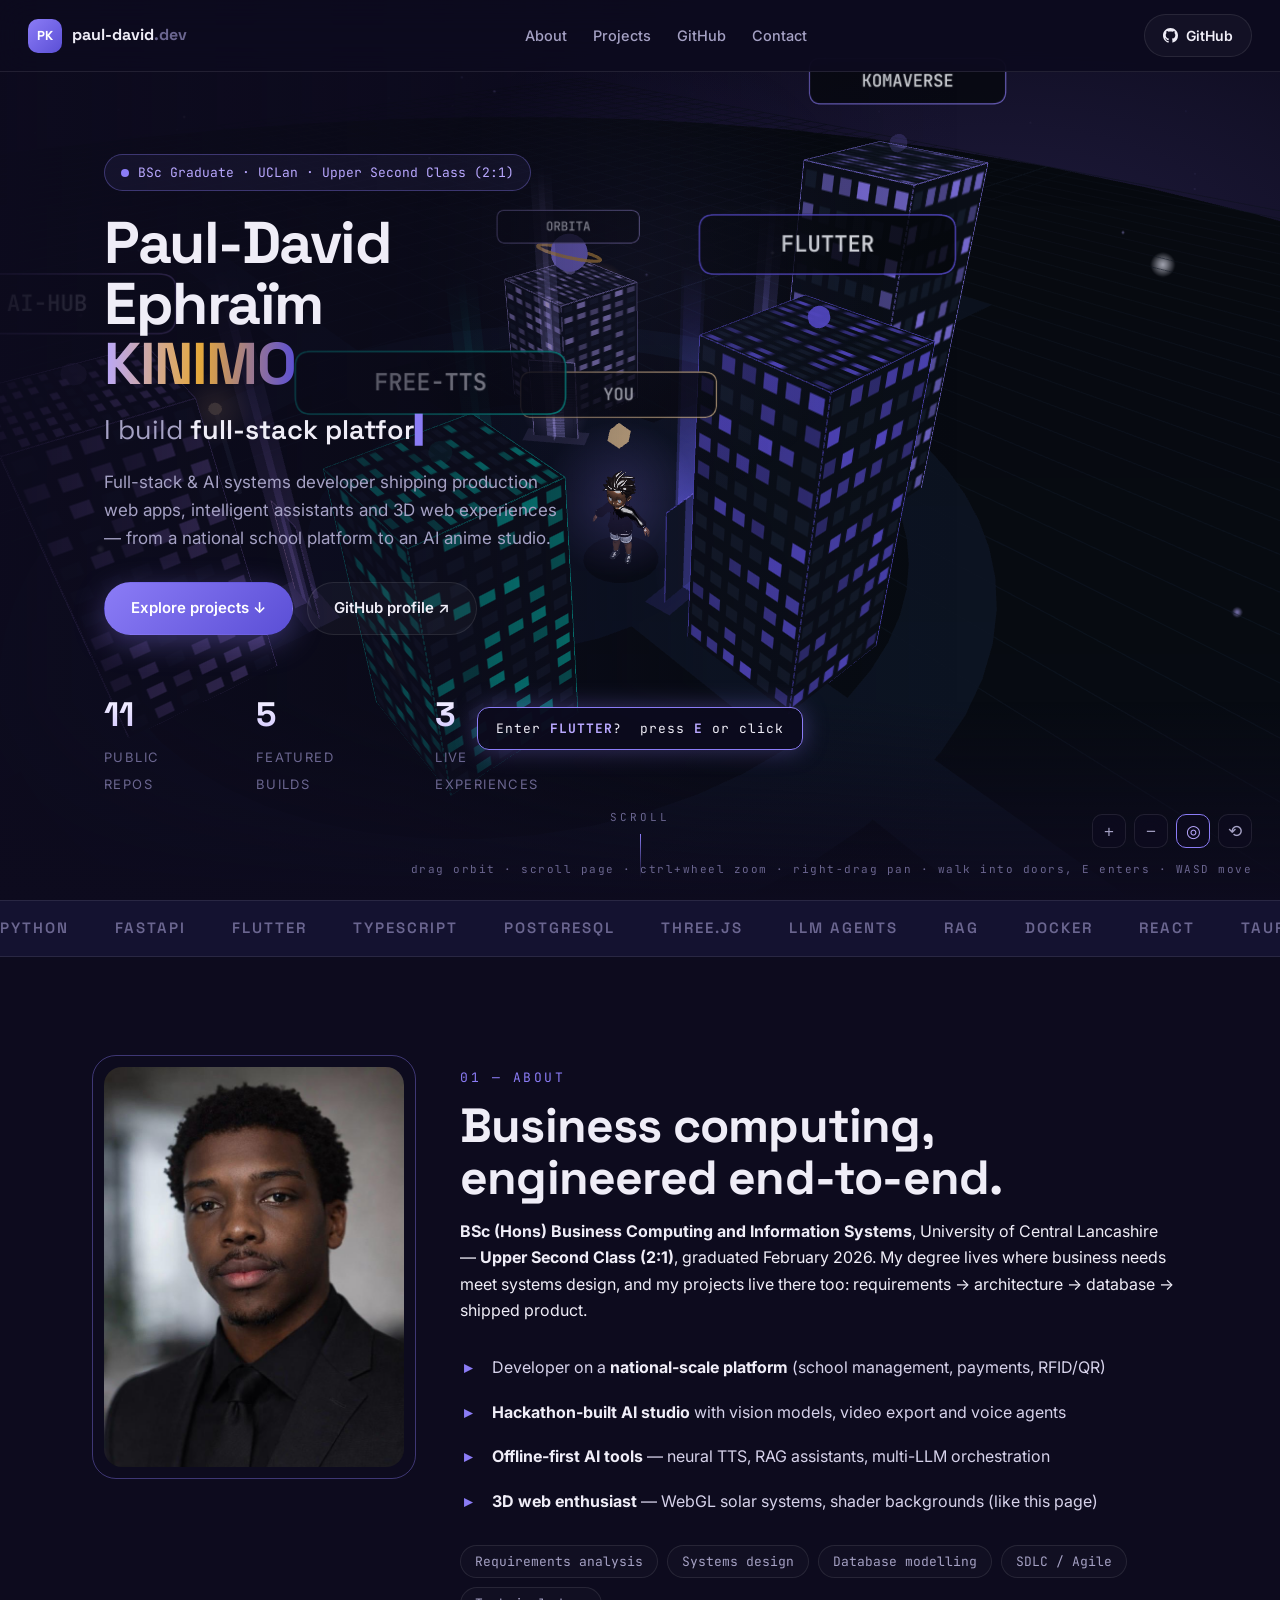
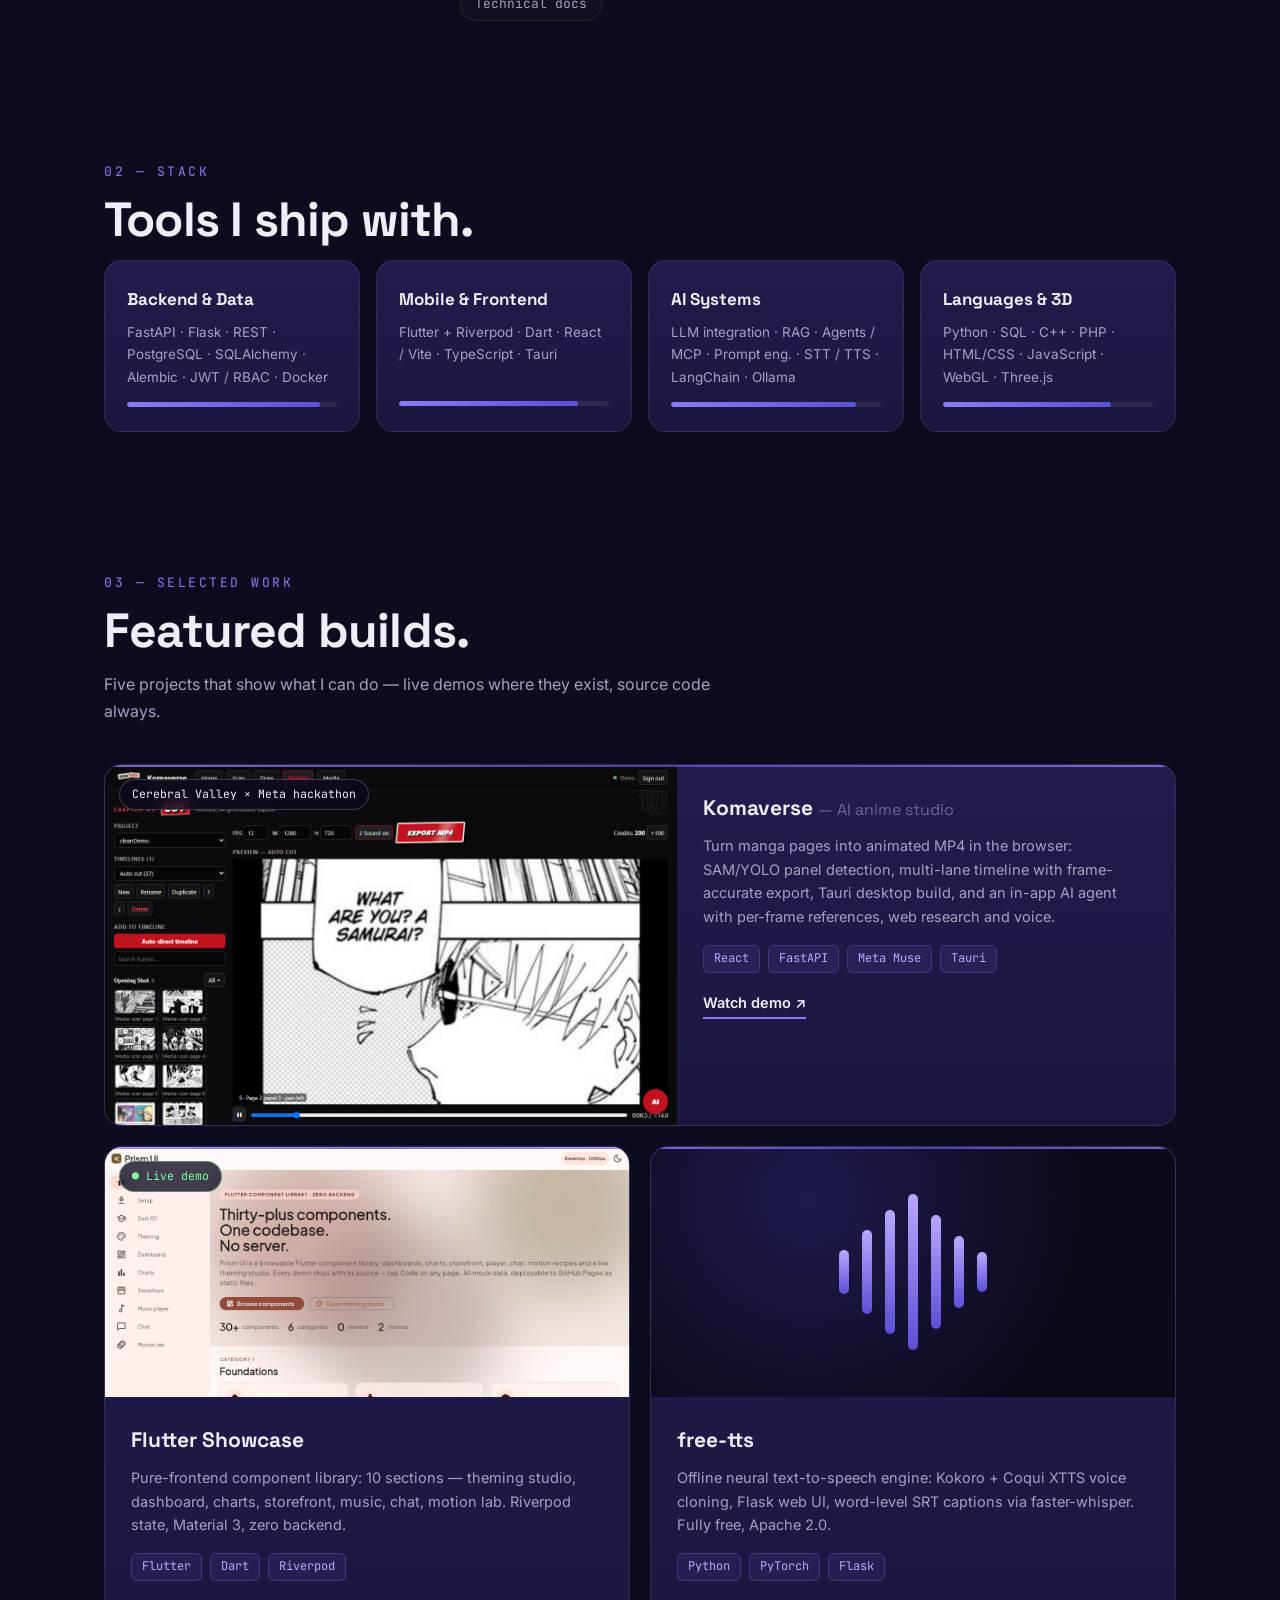
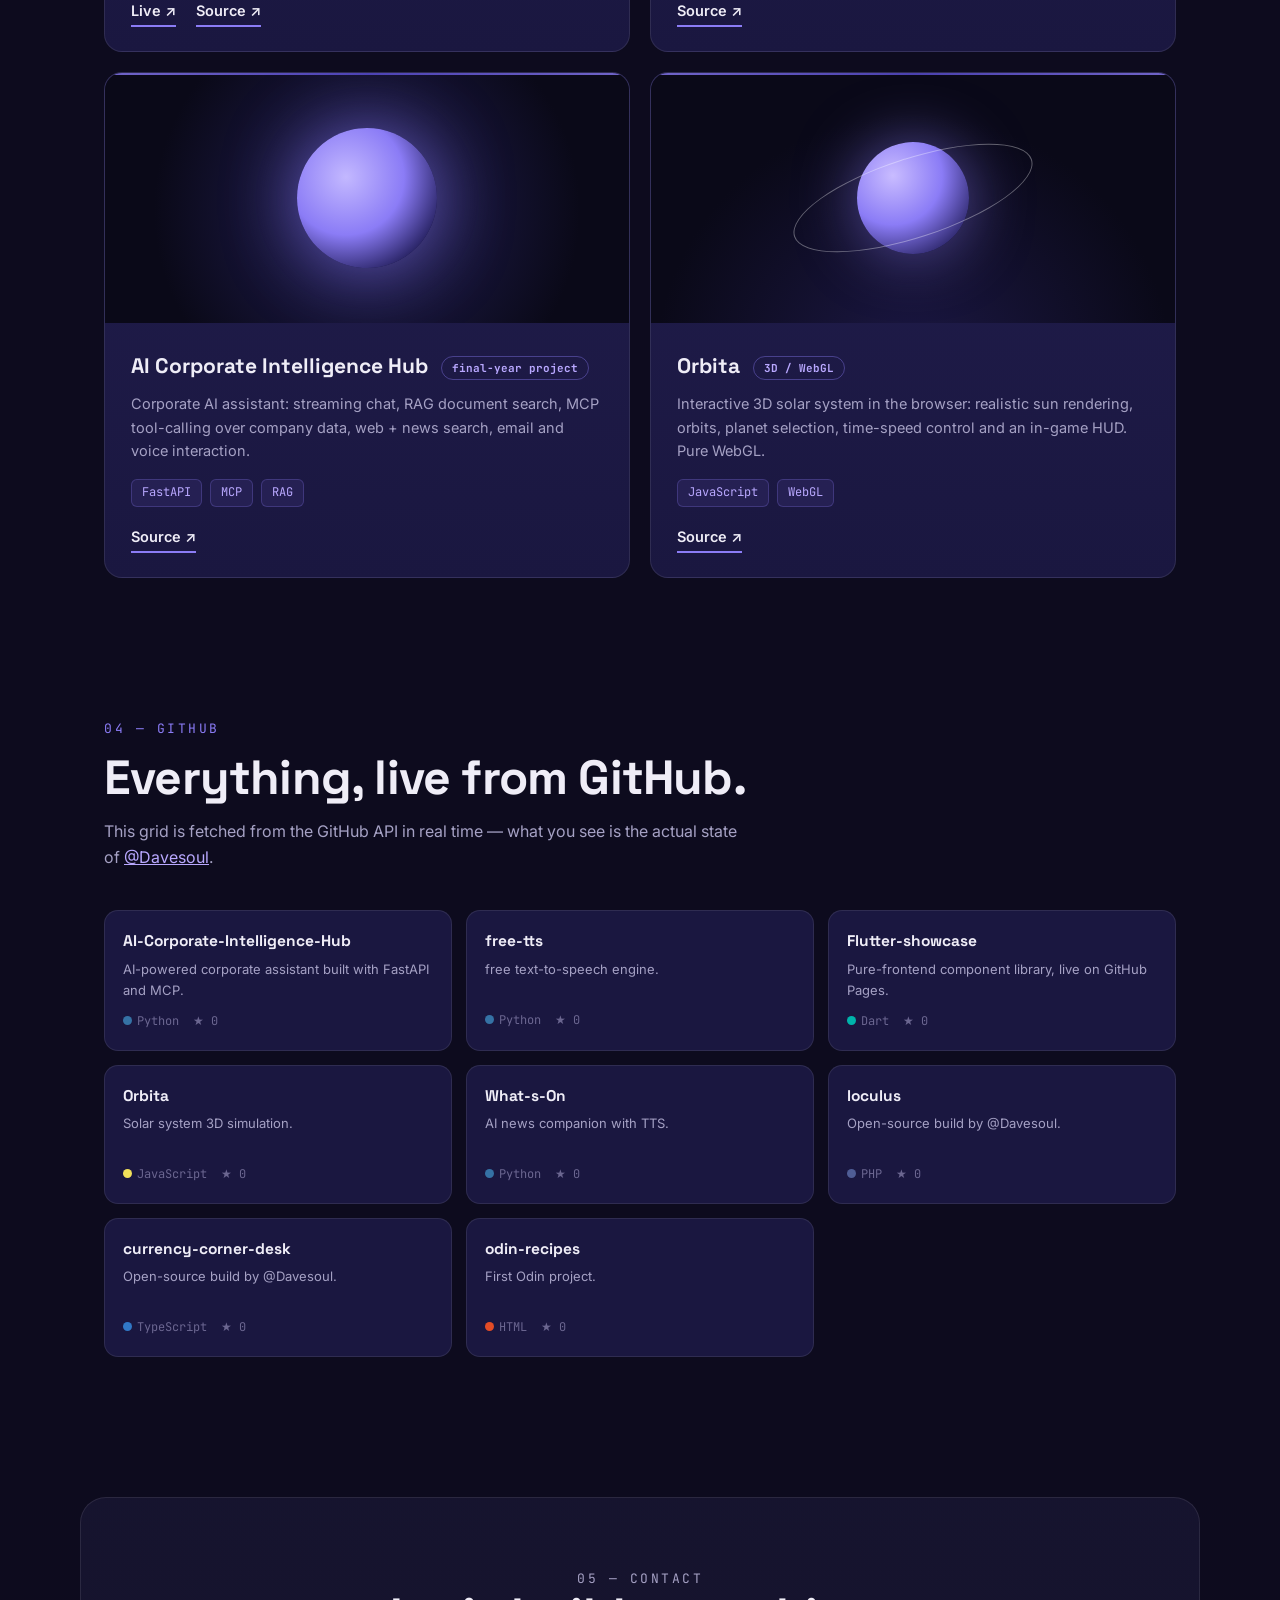
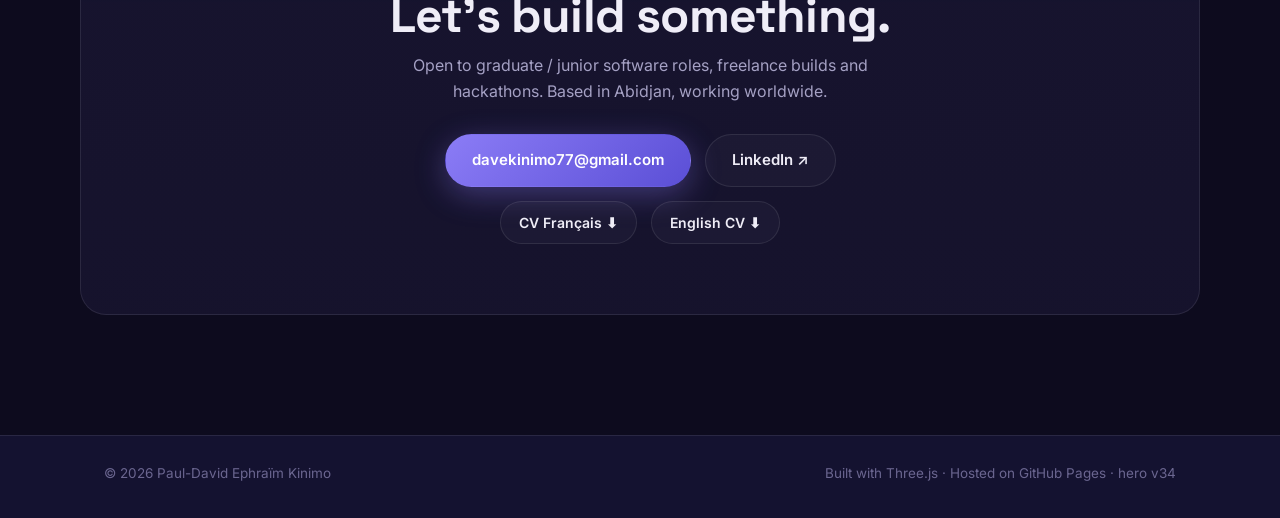
<file: index.html>
<!DOCTYPE html>
<html lang="en">
<head>
<meta charset="utf-8">
<meta name="viewport" content="width=device-width, initial-scale=1">
<title>Paul-David Ephraïm Kinimo — Software Engineer · Full-Stack & AI</title>
<meta name="description" content="Portfolio of Paul-David Ephraïm Kinimo: full-stack and AI systems developer. Komaverse, Flutter Showcase, free-tts, Nafema, Orbita.">
<meta property="og:title" content="Paul-David Ephraïm Kinimo — Software Engineer">
<meta property="og:description" content="Full-stack & AI systems developer. Selected work, live demos and open source.">
<meta property="og:type" content="website">
<link rel="icon" href="data:image/svg+xml,%3Csvg xmlns='http://www.w3.org/2000/svg' viewBox='0 0 64 64'%3E%3Crect width='64' height='64' rx='14' fill='%23ff6b35'/%3E%3Ctext x='32' y='42' font-family='Arial' font-size='28' font-weight='bold' text-anchor='middle' fill='white'%3EPK%3C/text%3E%3C/svg%3E">
<link rel="preconnect" href="https://fonts.googleapis.com">
<link rel="preconnect" href="https://fonts.gstatic.com" crossorigin>
<link href="https://fonts.googleapis.com/css2?family=Space+Grotesk:wght@400;500;600;700&family=Inter:wght@400;500;600&family=JetBrains+Mono:wght@400;500&display=swap" rel="stylesheet">
<link rel="stylesheet" href="styles.css?v=5">
</head>
<body>
<div class="cursor-glow" id="cursorGlow"></div>

<nav class="nav" id="nav">
  <a class="brand" href="#top"><span class="brand-mark">PK</span><span class="brand-name">paul-david<span class="dim">.dev</span></span></a>
  <div class="nav-links">
    <a href="#about">About</a>
    <a href="#projects">Projects</a>
    <a href="#github">GitHub</a>
    <a href="#contact">Contact</a>
  </div>
  <a class="btn btn-small" href="https://github.com/Davesoul" target="_blank" rel="noopener">
    <svg viewBox="0 0 16 16" width="15" height="15" fill="currentColor"><path d="M8 0C3.58 0 0 3.58 0 8c0 3.54 2.29 6.53 5.47 7.59.4.07.55-.17.55-.38 0-.19-.01-.82-.01-1.49-2.01.37-2.53-.49-2.69-.94-.09-.23-.48-.94-.82-1.13-.28-.15-.68-.52-.01-.53.63-.01 1.08.58 1.23.82.72 1.21 1.87.87 2.33.66.07-.52.28-.87.51-1.07-1.78-.2-3.64-.89-3.64-3.95 0-.87.31-1.59.82-2.15-.08-.2-.36-1.02.08-2.12 0 0 .67-.21 2.2.82.64-.18 1.32-.27 2-.27s1.36.09 2 .27c1.53-1.04 2.2-.82 2.2-.82.44 1.1.16 1.92.08 2.12.51.56.82 1.27.82 2.15 0 3.07-1.87 3.75-3.65 3.95.29.25.54.73.54 1.48 0 1.07-.01 1.93-.01 2.2 0 .21.15.46.55.38A8.01 8.01 0 0 0 16 8c0-4.42-3.58-8-8-8Z"/></svg>
    GitHub
  </a>
</nav>

<header class="hero" id="top">
  <canvas id="scene"></canvas>
  <div class="hero-shade" aria-hidden="true"></div>
  <div class="hero-inner">
   <div class="hero-copy">
    <p class="eyebrow reveal"><span class="pulse"></span>BSc Graduate · UCLan · Upper Second Class (2:1)</p>
    <h1 class="reveal">Paul-David Ephraïm<br><span class="grad">KINIMO</span></h1>
    <p class="typed-line reveal">I build <span id="typed" class="typed"></span><span class="caret">▍</span></p>
    <p class="lede reveal">Full-stack &amp; AI systems developer shipping production web apps, intelligent assistants and 3D web experiences — from a national school platform to an AI anime studio.</p>
    <div class="hero-cta reveal">
      <a class="btn btn-primary" href="#projects">Explore projects ↓</a>
      <a class="btn btn-ghost" href="https://github.com/Davesoul" target="_blank" rel="noopener">GitHub profile ↗</a>
    </div>
    <div class="stats reveal">
      <div class="stat"><b data-count="11">0</b><span>public repos</span></div>
      <div class="stat"><b data-count="5">0</b><span>featured builds</span></div>
      <div class="stat"><b data-count="3">0</b><span>live experiences</span></div>
    </div>
   </div>
  </div>
  <div class="scroll-hint">scroll<span></span></div>
  <div class="hero-hint">drag orbit · scroll page · ctrl+wheel zoom · right-drag pan · walk into doors, E enters · WASD move</div>
  <div class="door-prompt" id="doorPrompt" hidden></div>
  <div class="cam-controls">
    <button data-cam="zin" aria-label="Zoom in">+</button>
    <button data-cam="zout" aria-label="Zoom out">−</button>
    <button data-cam="follow" aria-label="Follow walker">◎</button>
    <button data-cam="reset" aria-label="Reset view">⟲</button>
  </div>
  <div class="webgl-status" id="webglStatus" hidden></div>
</header>

<div class="marquee"><div class="marquee-track" id="marqueeTrack">
  <span>Python</span><span>FastAPI</span><span>Flutter</span><span>TypeScript</span><span>PostgreSQL</span><span>Three.js</span><span>LLM Agents</span><span>RAG</span><span>Docker</span><span>React</span><span>Tauri</span><span>PyTorch</span>
</div></div>

<section class="section" id="about">
  <div class="wrap about-grid">
    <div class="about-photo reveal" data-tilt>
      <img src="assets/portrait.jpg" alt="Portrait of Paul-David Ephraïm Kinimo">
      <div class="photo-ring"></div>
    </div>
    <div>
      <p class="kicker reveal">01 — About</p>
      <h2 class="reveal">Business computing,<br>engineered end-to-end.</h2>
      <p class="reveal"><strong>BSc (Hons) Business Computing and Information Systems</strong>, University of Central Lancashire — <strong>Upper Second Class (2:1)</strong>, graduated February 2026. My degree lives where business needs meet systems design, and my projects live there too: requirements → architecture → database → shipped product.</p>
      <ul class="checklist reveal">
        <li>Developer on a <strong>national-scale platform</strong> (school management, payments, RFID/QR)</li>
        <li><strong>Hackathon-built AI studio</strong> with vision models, video export and voice agents</li>
        <li><strong>Offline-first AI tools</strong> — neural TTS, RAG assistants, multi-LLM orchestration</li>
        <li><strong>3D web enthusiast</strong> — WebGL solar systems, shader backgrounds (like this page)</li>
      </ul>
      <div class="chip-row reveal">
        <span class="chip">Requirements analysis</span><span class="chip">Systems design</span><span class="chip">Database modelling</span><span class="chip">SDLC / Agile</span><span class="chip">Technical docs</span>
      </div>
    </div>
  </div>
</section>

<section class="section" id="skills">
  <div class="wrap">
    <p class="kicker reveal">02 — Stack</p>
    <h2 class="reveal">Tools I ship with.</h2>
    <div class="skills-grid">
      <div class="skill-card reveal"><h3>Backend &amp; Data</h3><p>FastAPI · Flask · REST · PostgreSQL · SQLAlchemy · Alembic · JWT / RBAC · Docker</p><div class="bar"><i style="width:92%"></i></div></div>
      <div class="skill-card reveal"><h3>Mobile &amp; Frontend</h3><p>Flutter + Riverpod · Dart · React / Vite · TypeScript · Tauri</p><div class="bar"><i style="width:85%"></i></div></div>
      <div class="skill-card reveal"><h3>AI Systems</h3><p>LLM integration · RAG · Agents / MCP · Prompt eng. · STT / TTS · LangChain · Ollama</p><div class="bar"><i style="width:88%"></i></div></div>
      <div class="skill-card reveal"><h3>Languages &amp; 3D</h3><p>Python · SQL · C++ · PHP · HTML/CSS · JavaScript · WebGL · Three.js</p><div class="bar"><i style="width:80%"></i></div></div>
    </div>
  </div>
</section>

<section class="section" id="projects">
  <div class="wrap">
    <p class="kicker reveal">03 — Selected work</p>
    <h2 class="reveal">Featured builds.</h2>
    <p class="sub reveal">Five projects that show what I can do — live demos where they exist, source code always.</p>
    <div class="proj-grid">

      <article class="card span2 reveal" data-tilt>
        <div class="thumb video-embed"><iframe src="https://www.youtube-nocookie.com/embed/npx_7S3tkvU?rel=0" title="Komaverse — hackathon walkthrough" loading="lazy" allow="accelerometer; autoplay; clipboard-write; encrypted-media; gyroscope; picture-in-picture" allowfullscreen></iframe><span class="badge">Cerebral Valley × Meta hackathon</span></div>
        <div class="card-body">
          <h3>Komaverse <span class="arrow">— AI anime studio</span></h3>
          <p>Turn manga pages into animated MP4 in the browser: SAM/YOLO panel detection, multi-lane timeline with frame-accurate export, Tauri desktop build, and an in-app AI agent with per-frame references, web research and voice.</p>
          <div class="tags"><span>React</span><span>FastAPI</span><span>Meta Muse</span><span>Tauri</span></div>
          <div class="links"><a href="https://youtu.be/npx_7S3tkvU" target="_blank" rel="noopener">Watch demo ↗</a></div>
        </div>
      </article>

      <article class="card reveal" data-tilt>
        <div class="thumb"><img src="assets/flutter-showcase.png" alt="Flutter Showcase live demo screenshot" loading="lazy"><span class="badge live">● Live demo</span></div>
        <div class="card-body">
          <h3>Flutter Showcase</h3>
          <p>Pure-frontend component library: 10 sections — theming studio, dashboard, charts, storefront, music, chat, motion lab. Riverpod state, Material 3, zero backend.</p>
          <div class="tags"><span>Flutter</span><span>Dart</span><span>Riverpod</span></div>
          <div class="links"><a href="https://davesoul.github.io/Flutter-showcase/" target="_blank" rel="noopener">Live ↗</a><a href="https://github.com/Davesoul/Flutter-showcase" target="_blank" rel="noopener">Source ↗</a></div>
        </div>
      </article>

      <article class="card reveal" data-tilt>
        <div class="thumb thumb-tts"><div class="wave" aria-hidden="true"><i></i><i></i><i></i><i></i><i></i><i></i><i></i></div></div>
        <div class="card-body">
          <h3>free-tts</h3>
          <p>Offline neural text-to-speech engine: Kokoro + Coqui XTTS voice cloning, Flask web UI, word-level SRT captions via faster-whisper. Fully free, Apache 2.0.</p>
          <div class="tags"><span>Python</span><span>PyTorch</span><span>Flask</span></div>
          <div class="links"><a href="https://github.com/Davesoul/free-tts" target="_blank" rel="noopener">Source ↗</a></div>
        </div>
      </article>

      <article class="card reveal" data-tilt>
        <div class="thumb thumb-ai"><div class="orb" aria-hidden="true"></div></div>
        <div class="card-body">
          <h3>AI Corporate Intelligence Hub <span class="mini">final-year project</span></h3>
          <p>Corporate AI assistant: streaming chat, RAG document search, MCP tool-calling over company data, web + news search, email and voice interaction.</p>
          <div class="tags"><span>FastAPI</span><span>MCP</span><span>RAG</span></div>
          <div class="links"><a href="https://github.com/Davesoul/AI-Corporate-Intelligence-Hub" target="_blank" rel="noopener">Source ↗</a></div>
        </div>
      </article>

      <article class="card reveal" data-tilt>
        <div class="thumb thumb-orbita"><div class="planet" aria-hidden="true"></div><div class="orbit-ring" aria-hidden="true"></div></div>
        <div class="card-body">
          <h3>Orbita <span class="mini">3D / WebGL</span></h3>
          <p>Interactive 3D solar system in the browser: realistic sun rendering, orbits, planet selection, time-speed control and an in-game HUD. Pure WebGL.</p>
          <div class="tags"><span>JavaScript</span><span>WebGL</span></div>
          <div class="links"><a href="https://github.com/Davesoul/Orbita" target="_blank" rel="noopener">Source ↗</a></div>
        </div>
      </article>

    </div>

  </div>
</section>

<section class="section" id="github">
  <div class="wrap">
    <p class="kicker reveal">04 — GitHub</p>
    <h2 class="reveal">Everything, live from GitHub.</h2>
    <p class="sub reveal">This grid is fetched from the GitHub API in real time — what you see is the actual state of <a class="inline" href="https://github.com/Davesoul" target="_blank" rel="noopener">@Davesoul</a>.</p>
    <div class="repo-grid" id="repoGrid"><p class="loading">Loading repositories…</p></div>
  </div>
</section>

<section class="section" id="contact">
  <div class="wrap contact-box reveal">
    <p class="kicker">05 — Contact</p>
    <h2>Let's build something.</h2>
    <p>Open to graduate / junior software roles, freelance builds and hackathons. Based in Abidjan, working worldwide.</p>
    <div class="hero-cta">
      <a class="btn btn-primary" href="mailto:davekinimo77@gmail.com">davekinimo77@gmail.com</a>
      <a class="btn btn-ghost" href="https://www.linkedin.com/in/dave-kinimo-028955311/" target="_blank" rel="noopener">LinkedIn ↗</a>
    </div>
    <div class="hero-cta" style="margin-top:14px">
      <a class="btn btn-small" href="cv-fr.pdf" target="_blank" rel="noopener">CV Français ⬇</a>
      <a class="btn btn-small" href="cv-en.pdf" target="_blank" rel="noopener">English CV ⬇</a>
    </div>
  </div>
</section>

<footer>
  <div class="wrap foot">
    <span>© <span id="year">2026</span> Paul-David Ephraïm Kinimo</span>
    <span>Built with Three.js · Hosted on GitHub Pages · <span id="heroVer">hero v34</span></span>
  </div>
</footer>

<script src="vendor/three.min.js"></script>
<script src="vendor/fflate.min.js"></script>
<script src="vendor/FBXLoader.js"></script>
<script src="main.js?v=5" defer></script>
<script src="hero.js?v=34" defer></script>
</body>
</html>
</file>
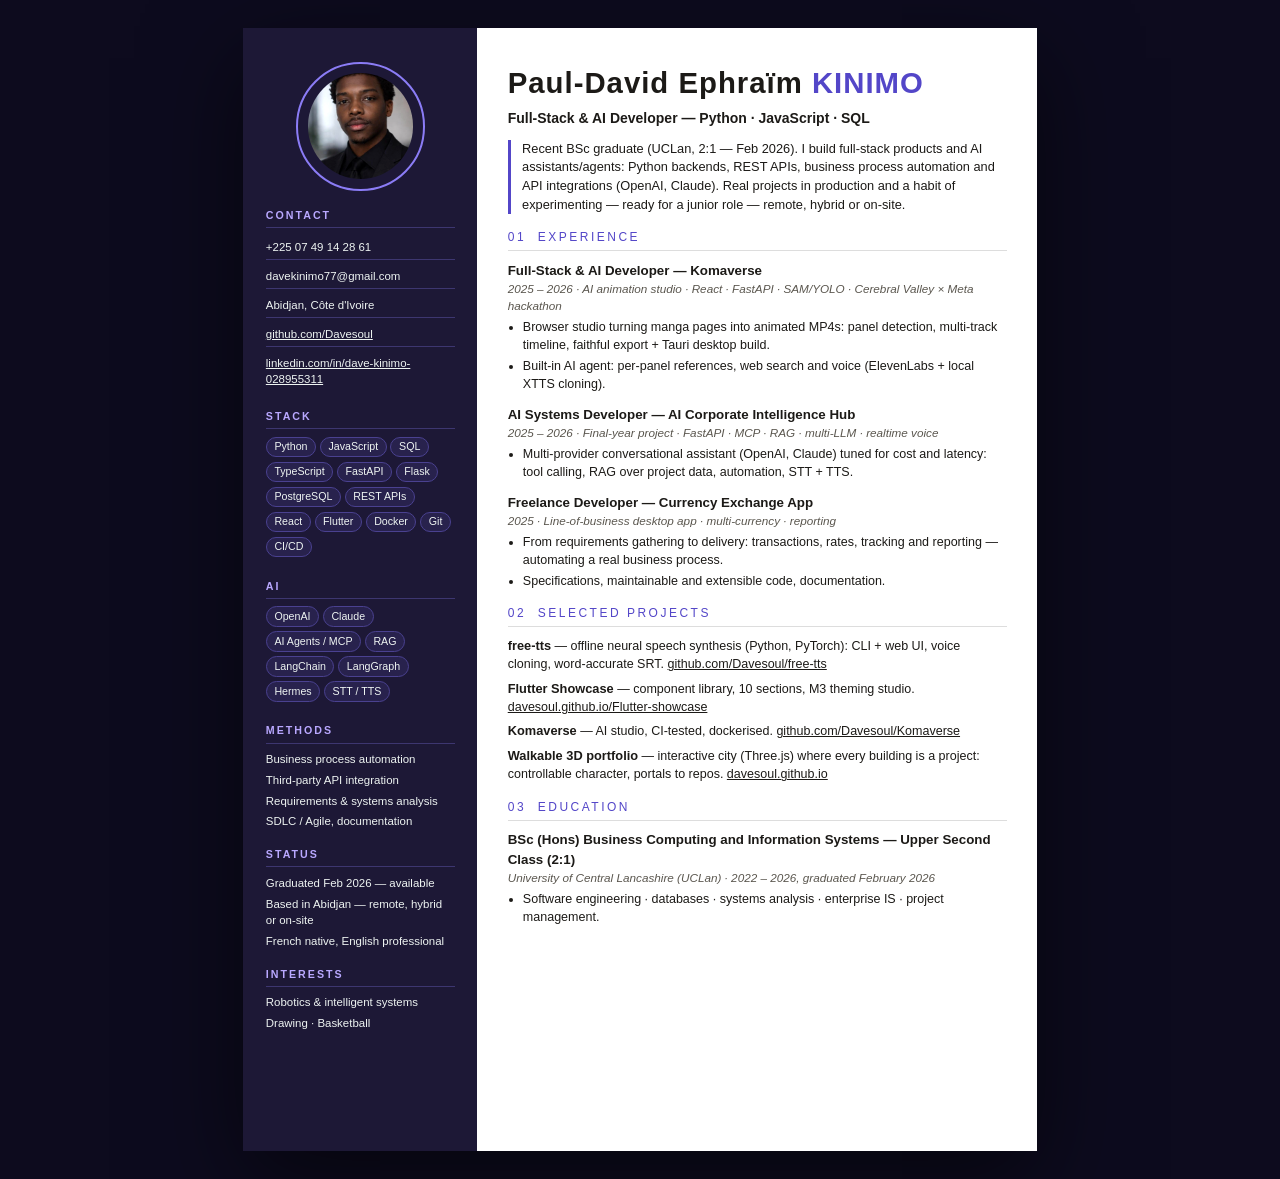
<file: cv-en-emploisci.html>
<!DOCTYPE html>
<html lang="en"><head><meta charset="utf-8">
<style>
@page { size: A4; margin: 0; }
@media screen{
  html{background:#0d0b1e;padding:28px 12px;}
  body{margin:0 auto;box-shadow:0 30px 90px rgba(0,0,0,.55);}
}
* { margin: 0; padding: 0; box-sizing: border-box; }
body { width: 210mm; height: 297mm; font-family: 'Segoe UI', Calibri, Carlito, Arial, Helvetica, sans-serif; color: #1c1a17; display: flex; font-size: 10.2pt; line-height: 1.45; }
.side { width: 62mm; background: #1d1836; color: #eef4f2; padding: 9mm 6mm; }
.side .photo { width: 34mm; height: 34mm; border-radius: 50%; overflow: hidden; margin: 0 auto 4mm; border: 2px solid #8b7cf6; background: #1d1836; padding: 2.5mm; }
.side .photo img { width: 100%; height: 100%; border-radius: 50%; object-fit: cover; object-position: center 30%; display: block; filter: brightness(1.1) contrast(1.05); }
.side h3 { font-family: Arial, Helvetica, sans-serif; font-size: 8pt; letter-spacing: 2px; color: #b9a8ff; margin: 4.5mm 0 2mm; border-bottom: 1px solid #3d3670; padding-bottom: 1mm; }
.side p, .side li { font-size: 8.6pt; }
.side ul { list-style: none; }
.side .contact li { border-bottom: 1px solid #3d3670; padding: 1mm 0; margin-bottom: 1mm; overflow-wrap: break-word; }
.side .contact li:last-child { border-bottom: none; }
.side li { margin-bottom: 1.1mm; }
.side .tag { display: inline-block; background: #28224d; border: 1px solid #4a4190; border-radius: 3mm; padding: 0.4mm 2mm; margin: 0 1mm 1.2mm 0; font-size: 8pt; font-family: Arial, sans-serif; }
.main { flex: 1; padding: 9mm 8mm; background: #fff; }
.main h1 { font-size: 22pt; letter-spacing: 1px; }
.main h1 span { color: #5346c8; }
.main h2 { font-family: Arial, sans-serif; font-size: 10.5pt; font-weight: bold; margin: 1mm 0 3mm; }
.sum { border-left: 3px solid #5346c8; padding-left: 3mm; margin-bottom: 4mm; font-size: 9.6pt; }
.sec { font-family: Arial, sans-serif; font-size: 9pt; letter-spacing: 2.5px; color: #5346c8; border-bottom: 1px solid #ddd; padding-bottom: 1mm; margin: 4mm 0 2.5mm; }
.job { margin-bottom: 3mm; }
.job .t { font-weight: bold; font-size: 10pt; }
.job .w { font-style: italic; color: #5a564e; font-size: 8.8pt; }
.job ul { margin: 1mm 0 0 4mm; font-size: 9.4pt; }
.job li { margin-bottom: 0.8mm; }
.proj { font-size: 9.4pt; margin-bottom: 1.6mm; }
.proj b { font-size: 9.6pt; }
a { color: #1c1a17; text-decoration: none; }
.side a { color: #eef4f2; text-decoration: underline; }
.proj a { text-decoration: underline; }
</style></head><body>
<div class="side">
<div class="photo"><img src="assets/portrait.jpg"></div>
<h3>CONTACT</h3>
<ul class="contact"><li>+225 07 49 14 28 61</li><li>davekinimo77@gmail.com</li><li>Abidjan, Côte d'Ivoire</li><li><a href="https://github.com/Davesoul">github.com/Davesoul</a></li><li><a href="https://linkedin.com/in/dave-kinimo-028955311">linkedin.com/in/dave-kinimo-028955311</a></li></ul>
<h3>STACK</h3>
<p><span class="tag">Python</span><span class="tag">JavaScript</span><span class="tag">SQL</span><span class="tag">TypeScript</span><span class="tag">FastAPI</span><span class="tag">Flask</span><span class="tag">PostgreSQL</span><span class="tag">REST APIs</span><span class="tag">React</span><span class="tag">Flutter</span><span class="tag">Docker</span><span class="tag">Git</span><span class="tag">CI/CD</span></p>
<h3>AI</h3>
<p><span class="tag">OpenAI</span><span class="tag">Claude</span><span class="tag">AI Agents / MCP</span><span class="tag">RAG</span><span class="tag">LangChain</span><span class="tag">LangGraph</span><span class="tag">Hermes</span><span class="tag">STT / TTS</span></p>
<h3>METHODS</h3>
<ul><li>Business process automation</li><li>Third-party API integration</li><li>Requirements &amp; systems analysis</li><li>SDLC / Agile, documentation</li></ul>
<h3>STATUS</h3>
<ul><li>Graduated Feb 2026 — available</li><li>Based in Abidjan — remote, hybrid or on-site</li><li>French native, English professional</li></ul>
<h3>INTERESTS</h3>
<ul><li>Robotics &amp; intelligent systems</li><li>Drawing · Basketball</li></ul>
</div>
<div class="main">
<h1>Paul-David Ephraïm <span>KINIMO</span></h1>
<h2>Full-Stack &amp; AI Developer — Python · JavaScript · SQL</h2>
<div class="sum">Recent BSc graduate (UCLan, 2:1 — Feb 2026). I build full-stack products and AI assistants/agents: Python backends, REST APIs, business process automation and API integrations (OpenAI, Claude). Real projects in production and a habit of experimenting — ready for a junior role — remote, hybrid or on-site.</div>
<div class="sec">01&nbsp;&nbsp;EXPERIENCE</div>
<div class="job"><div class="t">Full-Stack &amp; AI Developer — Komaverse</div><div class="w">2025 – 2026 · AI animation studio · React · FastAPI · SAM/YOLO · Cerebral Valley × Meta hackathon</div>
<ul><li>Browser studio turning manga pages into animated MP4s: panel detection, multi-track timeline, faithful export + Tauri desktop build.</li><li>Built-in AI agent: per-panel references, web search and voice (ElevenLabs + local XTTS cloning).</li></ul></div>
<div class="job"><div class="t">AI Systems Developer — AI Corporate Intelligence Hub</div><div class="w">2025 – 2026 · Final-year project · FastAPI · MCP · RAG · multi-LLM · realtime voice</div>
<ul><li>Multi-provider conversational assistant (OpenAI, Claude) tuned for cost and latency: tool calling, RAG over project data, automation, STT + TTS.</li></ul></div>
<div class="job"><div class="t">Freelance Developer — Currency Exchange App</div><div class="w">2025 · Line-of-business desktop app · multi-currency · reporting</div>
<ul><li>From requirements gathering to delivery: transactions, rates, tracking and reporting — automating a real business process.</li><li>Specifications, maintainable and extensible code, documentation.</li></ul></div>
<div class="sec">02&nbsp;&nbsp;SELECTED PROJECTS</div>
<div class="proj"><b>free-tts</b> — offline neural speech synthesis (Python, PyTorch): CLI + web UI, voice cloning, word-accurate SRT. <a href="https://github.com/Davesoul/free-tts">github.com/Davesoul/free-tts</a></div>
<div class="proj"><b>Flutter Showcase</b> — component library, 10 sections, M3 theming studio. <a href="https://davesoul.github.io/Flutter-showcase">davesoul.github.io/Flutter-showcase</a></div>
<div class="proj"><b>Komaverse</b> — AI studio, CI-tested, dockerised. <a href="https://github.com/Davesoul/Komaverse">github.com/Davesoul/Komaverse</a></div>
<div class="proj"><b>Walkable 3D portfolio</b> — interactive city (Three.js) where every building is a project: controllable character, portals to repos. <a href="https://davesoul.github.io">davesoul.github.io</a></div>
<div class="sec">03&nbsp;&nbsp;EDUCATION</div>
<div class="job"><div class="t">BSc (Hons) Business Computing and Information Systems — Upper Second Class (2:1)</div><div class="w">University of Central Lancashire (UCLan) · 2022 – 2026, graduated February 2026</div>
<ul><li>Software engineering · databases · systems analysis · enterprise IS · project management.</li></ul></div>
</div></body></html>
</file>
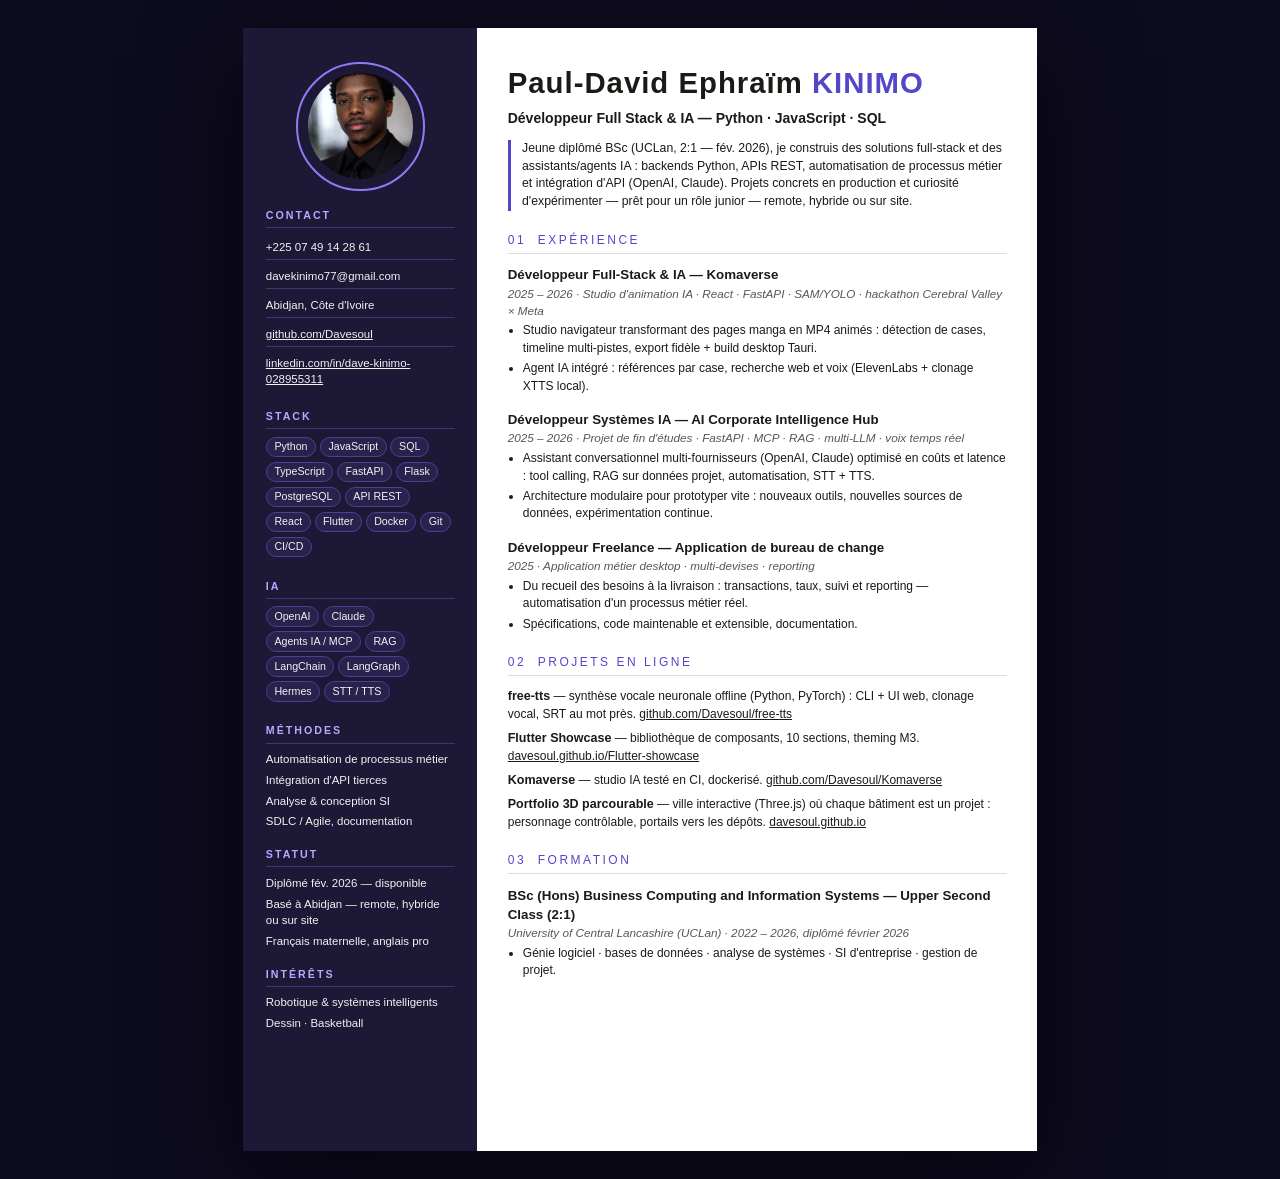
<file: cv-fr-emploisci.html>
<!DOCTYPE html>
<html lang="fr"><head><meta charset="utf-8">
<style>
@page { size: A4; margin: 0; }
@media screen{
  html{background:#0d0b1e;padding:28px 12px;}
  body{margin:0 auto;box-shadow:0 30px 90px rgba(0,0,0,.55);}
}
* { margin: 0; padding: 0; box-sizing: border-box; }
body { width: 210mm; height: 297mm; font-family: 'Segoe UI', Calibri, Carlito, Arial, Helvetica, sans-serif; color: #1c1a17; display: flex; font-size: 10.2pt; line-height: 1.45; }
.side { width: 62mm; background: #1d1836; color: #eef4f2; padding: 9mm 6mm; }
.side .photo { width: 34mm; height: 34mm; border-radius: 50%; overflow: hidden; margin: 0 auto 4mm; border: 2px solid #8b7cf6; background: #1d1836; padding: 2.5mm; }
.side .photo img { width: 100%; height: 100%; border-radius: 50%; object-fit: cover; object-position: center 30%; display: block; filter: brightness(1.1) contrast(1.05); }
.side h3 { font-family: Arial, Helvetica, sans-serif; font-size: 8pt; letter-spacing: 2px; color: #b9a8ff; margin: 4.5mm 0 2mm; border-bottom: 1px solid #3d3670; padding-bottom: 1mm; }
.side p, .side li { font-size: 8.6pt; }
.side ul { list-style: none; }
.side .contact li { border-bottom: 1px solid #3d3670; padding: 1mm 0; margin-bottom: 1mm; overflow-wrap: break-word; }
.side .contact li:last-child { border-bottom: none; }
.side li { margin-bottom: 1.1mm; }
.side .tag { display: inline-block; background: #28224d; border: 1px solid #4a4190; border-radius: 3mm; padding: 0.4mm 2mm; margin: 0 1mm 1.2mm 0; font-size: 8pt; font-family: Arial, sans-serif; }
.main { flex: 1; padding: 9mm 8mm; background: #fff; }
.main h1 { font-size: 22pt; letter-spacing: 1px; }
.main h1 span { color: #5346c8; }
.main h2 { font-family: Arial, sans-serif; font-size: 10.5pt; font-weight: bold; margin: 1mm 0 3mm; }
.sum { border-left: 3px solid #5346c8; padding-left: 3mm; margin-bottom: 4mm; font-size: 9.2pt; }
.sec { font-family: Arial, sans-serif; font-size: 9pt; letter-spacing: 2.5px; color: #5346c8; border-bottom: 1px solid #ddd; padding-bottom: 1mm; margin: 5.5mm 0 3mm; }
.job { margin-bottom: 4mm; }
.job .t { font-weight: bold; font-size: 10pt; }
.job .w { font-style: italic; color: #5a564e; font-size: 8.8pt; }
.job ul { margin: 1mm 0 0 4mm; font-size: 9pt; }
.job li { margin-bottom: 0.8mm; }
.proj { font-size: 9pt; margin-bottom: 1.6mm; }
.proj b { font-size: 9.4pt; }
a { color: #1c1a17; text-decoration: none; }
.side a { color: #eef4f2; text-decoration: underline; }
.proj a { text-decoration: underline; }
</style></head><body>
<div class="side">
<div class="photo"><img src="assets/portrait.jpg"></div>
<h3>CONTACT</h3>
<ul class="contact"><li>+225 07 49 14 28 61</li><li>davekinimo77@gmail.com</li><li>Abidjan, Côte d'Ivoire</li><li><a href="https://github.com/Davesoul">github.com/Davesoul</a></li><li><a href="https://linkedin.com/in/dave-kinimo-028955311">linkedin.com/in/dave-kinimo-028955311</a></li></ul>
<h3>STACK</h3>
<p><span class="tag">Python</span><span class="tag">JavaScript</span><span class="tag">SQL</span><span class="tag">TypeScript</span><span class="tag">FastAPI</span><span class="tag">Flask</span><span class="tag">PostgreSQL</span><span class="tag">API REST</span><span class="tag">React</span><span class="tag">Flutter</span><span class="tag">Docker</span><span class="tag">Git</span><span class="tag">CI/CD</span></p>
<h3>IA</h3>
<p><span class="tag">OpenAI</span><span class="tag">Claude</span><span class="tag">Agents IA / MCP</span><span class="tag">RAG</span><span class="tag">LangChain</span><span class="tag">LangGraph</span><span class="tag">Hermes</span><span class="tag">STT / TTS</span></p>
<h3>MÉTHODES</h3>
<ul><li>Automatisation de processus métier</li><li>Intégration d'API tierces</li><li>Analyse &amp; conception SI</li><li>SDLC / Agile, documentation</li></ul>
<h3>STATUT</h3>
<ul><li>Diplômé fév. 2026 — disponible</li><li>Basé à Abidjan — remote, hybride ou sur site</li><li>Français maternelle, anglais pro</li></ul>
<h3>INTÉRÊTS</h3>
<ul><li>Robotique &amp; systèmes intelligents</li><li>Dessin · Basketball</li></ul>
</div>
<div class="main">
<h1>Paul-David Ephraïm <span>KINIMO</span></h1>
<h2>Développeur Full Stack &amp; IA — Python · JavaScript · SQL</h2>
<div class="sum">Jeune diplômé BSc (UCLan, 2:1 — fév. 2026), je construis des solutions full-stack et des assistants/agents IA : backends Python, APIs REST, automatisation de processus métier et intégration d'API (OpenAI, Claude). Projets concrets en production et curiosité d'expérimenter — prêt pour un rôle junior — remote, hybride ou sur site.</div>
<div class="sec">01&nbsp;&nbsp;EXPÉRIENCE</div>
<div class="job"><div class="t">Développeur Full-Stack &amp; IA — Komaverse</div><div class="w">2025 – 2026 · Studio d'animation IA · React · FastAPI · SAM/YOLO · hackathon Cerebral Valley × Meta</div>
<ul><li>Studio navigateur transformant des pages manga en MP4 animés : détection de cases, timeline multi-pistes, export fidèle + build desktop Tauri.</li><li>Agent IA intégré : références par case, recherche web et voix (ElevenLabs + clonage XTTS local).</li></ul></div>
<div class="job"><div class="t">Développeur Systèmes IA — AI Corporate Intelligence Hub</div><div class="w">2025 – 2026 · Projet de fin d'études · FastAPI · MCP · RAG · multi-LLM · voix temps réel</div>
<ul><li>Assistant conversationnel multi-fournisseurs (OpenAI, Claude) optimisé en coûts et latence : tool calling, RAG sur données projet, automatisation, STT + TTS.</li><li>Architecture modulaire pour prototyper vite : nouveaux outils, nouvelles sources de données, expérimentation continue.</li></ul></div>
<div class="job"><div class="t">Développeur Freelance — Application de bureau de change</div><div class="w">2025 · Application métier desktop · multi-devises · reporting</div>
<ul><li>Du recueil des besoins à la livraison : transactions, taux, suivi et reporting — automatisation d'un processus métier réel.</li><li>Spécifications, code maintenable et extensible, documentation.</li></ul></div>
<div class="sec">02&nbsp;&nbsp;PROJETS EN LIGNE</div>
<div class="proj"><b>free-tts</b> — synthèse vocale neuronale offline (Python, PyTorch) : CLI + UI web, clonage vocal, SRT au mot près. <a href="https://github.com/Davesoul/free-tts">github.com/Davesoul/free-tts</a></div>
<div class="proj"><b>Flutter Showcase</b> — bibliothèque de composants, 10 sections, theming M3. <a href="https://davesoul.github.io/Flutter-showcase">davesoul.github.io/Flutter-showcase</a></div>
<div class="proj"><b>Komaverse</b> — studio IA testé en CI, dockerisé. <a href="https://github.com/Davesoul/Komaverse">github.com/Davesoul/Komaverse</a></div>
<div class="proj"><b>Portfolio 3D parcourable</b> — ville interactive (Three.js) où chaque bâtiment est un projet : personnage contrôlable, portails vers les dépôts. <a href="https://davesoul.github.io">davesoul.github.io</a></div>
<div class="sec">03&nbsp;&nbsp;FORMATION</div>
<div class="job"><div class="t">BSc (Hons) Business Computing and Information Systems — Upper Second Class (2:1)</div><div class="w">University of Central Lancashire (UCLan) · 2022 – 2026, diplômé février 2026</div>
<ul><li>Génie logiciel · bases de données · analyse de systèmes · SI d'entreprise · gestion de projet.</li></ul></div>
</div></body></html>
</file>
<file: styles.css>
:root{
  --bg:#0d0b1e; --bg2:#141230; --panel:#1a1740; --panel2:#211d4d;
  --ink:#efedf7; --muted:#a5a1c4; --faint:#6b6690;
  --ember:#8b7cf6; --ember2:#b9a8ff; --violet:#5b4fd6; --gold:#e5a83b;
  --line:rgba(255,255,255,.09); --radius:18px;
  --font-d:'Space Grotesk',sans-serif; --font-b:'Inter',sans-serif; --font-m:'JetBrains Mono',monospace;
}
*{margin:0;padding:0;box-sizing:border-box}
html{scroll-behavior:smooth}
body{background:var(--bg);color:var(--ink);font-family:var(--font-b);font-size:16px;line-height:1.65;overflow-x:hidden}
::selection{background:var(--ember);color:#000}
a{color:inherit}
.wrap{max-width:1120px;margin:0 auto;padding:0 24px}
.cursor-glow{position:fixed;width:520px;height:520px;border-radius:50%;pointer-events:none;z-index:1;
  background:radial-gradient(circle,rgba(139,124,246,.07),transparent 65%);transform:translate(-50%,-50%);left:50%;top:30%}
/* ---------- nav ---------- */
.nav{position:fixed;top:0;left:0;right:0;z-index:50;display:flex;align-items:center;justify-content:space-between;
  padding:14px 28px;background:rgba(13,11,30,.9);backdrop-filter:blur(16px);-webkit-backdrop-filter:blur(16px);border-bottom:1px solid var(--line)}
.brand{display:flex;align-items:center;gap:10px;text-decoration:none;font-family:var(--font-d);font-weight:700}
.brand-mark{display:grid;place-items:center;width:34px;height:34px;border-radius:10px;font-size:13px;
  background:linear-gradient(135deg,var(--ember),var(--violet));color:#fff}
.brand-name .dim{color:var(--faint)}
.nav-links{display:flex;gap:26px}
.nav-links a{text-decoration:none;color:var(--muted);font-size:14.5px;font-weight:500;transition:color .2s}
.nav-links a:hover{color:var(--ink)}
.nav-links a.active{color:var(--ember2)}
/* ---------- buttons ---------- */
.btn{display:inline-flex;align-items:center;gap:8px;padding:13px 26px;border-radius:999px;font-weight:600;font-size:15px;
  text-decoration:none;transition:transform .18s,box-shadow .18s,background .18s,border-color .18s;border:1px solid transparent;cursor:pointer}
.btn:hover{transform:translateY(-2px)}
.btn-primary{background:linear-gradient(135deg,var(--ember),#5b4fd6);color:#fff;box-shadow:0 8px 30px rgba(139,124,246,.35)}
.btn-ghost{border-color:var(--line);color:var(--ink);background:rgba(255,255,255,.03)}
.btn-ghost:hover{border-color:var(--ember)}
.btn-small{padding:9px 18px;font-size:14px;border-color:var(--line);background:rgba(255,255,255,.03)}
/* ---------- hero ---------- */
.hero{position:relative;min-height:100vh;display:flex;align-items:center;overflow:hidden;
  background:
    radial-gradient(900px 500px at 78% 30%,rgba(139,124,246,.14),transparent 65%),
    radial-gradient(700px 500px at 12% 85%,rgba(139,124,246,.12),transparent 65%),
    radial-gradient(500px 400px at 50% 50%,rgba(139,124,246,.05),transparent 70%),
    var(--bg)}
#scene{position:absolute;inset:0;width:100%;height:100%;display:block}
.hero-shade{position:absolute;inset:0;z-index:1;pointer-events:none;background:
    linear-gradient(90deg,rgba(13,11,30,.94),rgba(13,11,30,.62) 32%,rgba(13,11,30,.15) 55%,rgba(13,11,30,0) 75%),
    linear-gradient(0deg,var(--bg) 0%,rgba(13,11,30,0) 22%)}
.hero-inner{position:relative;z-index:2;max-width:1120px;margin:0 auto;padding:130px 24px 80px;width:100%}
.eyebrow{display:inline-flex;align-items:center;gap:9px;font-family:var(--font-m);font-size:13px;color:var(--ember2);
  border:1px solid rgba(139,124,246,.35);border-radius:999px;padding:7px 16px;background:rgba(139,124,246,.07);margin-bottom:22px}
.pulse{width:8px;height:8px;border-radius:50%;background:var(--ember);animation:pulse 1.8s infinite}
@keyframes pulse{0%,100%{box-shadow:0 0 0 0 rgba(139,124,246,.5)}50%{box-shadow:0 0 0 9px rgba(139,124,246,0)}}
.hero h1{font-family:var(--font-d);font-size:clamp(44px,7.5vw,92px);line-height:1.02;letter-spacing:-1.5px;font-weight:700}
.grad{background:linear-gradient(92deg,var(--ember2),var(--gold) 50%,var(--violet));-webkit-background-clip:text;background-clip:text;color:transparent}
.typed-line{font-family:var(--font-d);font-size:clamp(19px,2.6vw,27px);margin-top:14px;color:var(--muted);min-height:1.6em}
.typed{color:var(--ink);font-weight:600}
.caret{color:var(--ember);animation:blink 1s steps(1) infinite}
@keyframes blink{50%{opacity:0}}
.lede{max-width:620px;color:var(--muted);margin-top:16px;font-size:17px}
.hero-cta{display:flex;gap:14px;margin-top:30px;flex-wrap:wrap}
.stats{display:flex;gap:44px;margin-top:52px}
.stat b{display:block;font-family:var(--font-d);font-size:34px;background:linear-gradient(180deg,#fff,#c9bcff);-webkit-background-clip:text;background-clip:text;color:transparent}
.stat span{font-size:13px;color:var(--faint);text-transform:uppercase;letter-spacing:1.4px}
.scroll-hint{position:absolute;bottom:22px;left:50%;transform:translateX(-50%);font-family:var(--font-m);font-size:11px;
  letter-spacing:3px;color:var(--faint);text-transform:uppercase;display:flex;flex-direction:column;align-items:center;gap:8px;z-index:2}
.scroll-hint span{width:1px;height:44px;background:linear-gradient(var(--ember),transparent);animation:drop 1.8s infinite}
@keyframes drop{0%{transform:scaleY(0);transform-origin:top}55%{transform:scaleY(1);transform-origin:top}56%{transform-origin:bottom}100%{transform:scaleY(0);transform-origin:bottom}}
.hero-hint{position:absolute;bottom:22px;right:28px;font-family:var(--font-m);font-size:11px;letter-spacing:1.5px;
  color:var(--faint);z-index:2;text-align:right}
@media(max-width:900px){.hero-hint{bottom:12px;right:12px;left:12px;text-align:center;font-size:10px}}
.cam-controls{position:absolute;bottom:52px;right:28px;z-index:2;display:flex;gap:8px}
.cam-controls button{width:34px;height:34px;border-radius:10px;border:1px solid var(--line);
  background:rgba(13,11,30,.8);color:var(--muted);font-size:17px;line-height:1;cursor:pointer;backdrop-filter:blur(8px);
  display:grid;place-items:center;transition:border-color .2s,color .2s}
.cam-controls button:hover{border-color:var(--ember);color:var(--ink)}
.cam-controls button.on{border-color:var(--ember);color:var(--ember2)}
#scene{touch-action:pan-y}
.door-prompt{position:absolute;bottom:150px;left:50%;transform:translateX(-50%);z-index:3;font-family:var(--font-m);
  font-size:13px;letter-spacing:1px;color:var(--ink);background:rgba(13,11,30,.92);border:1px solid var(--ember);
  border-radius:12px;padding:10px 18px;cursor:pointer;box-shadow:0 0 24px rgba(139,124,246,.35);white-space:nowrap}
.door-prompt b{color:var(--ember2)}
.door-prompt[hidden]{display:none}
.hero-inner{pointer-events:none}
.hero-inner a{pointer-events:auto}
.hero-copy{max-width:470px}
.hero h1{font-size:clamp(40px,4.6vw,62px)}
html,body{overflow-x:hidden}
@media(max-width:900px){
  .hero h1{font-size:clamp(1.9rem,10vw,2.6rem)}
  .typed-line{font-size:1rem}
  .stat b{font-size:26px}
  .stat span{font-size:11px;letter-spacing:1px}
  .eyebrow{font-size:10px;max-width:100%}
  .lede{font-size:.95rem;max-width:100%}
  .stats{flex-wrap:wrap;gap:14px}
  .door-prompt{white-space:normal;text-align:center;max-width:92vw;bottom:auto;top:120px;font-size:12px}
  .hero-hint{font-size:9px;white-space:normal;max-width:92vw;overflow-wrap:anywhere}
  .nav-links{display:none}
  .nav{padding:12px 16px}
  .btn-small{padding:9px 14px;font-size:13px}
  .lede{overflow-wrap:break-word}
  .hero-inner{padding:110px 18px 0}
}
.webgl-status{position:absolute;bottom:100px;right:28px;z-index:2;max-width:340px;font-family:var(--font-m);
  font-size:12px;color:#d7d0f5;background:rgba(20,16,45,.85);border:1px solid rgba(139,124,246,.6);
  border-radius:12px;padding:10px 14px}
.webgl-status[hidden]{display:none}
/* ---------- marquee ---------- */
.marquee{border-top:1px solid var(--line);border-bottom:1px solid var(--line);overflow:hidden;background:var(--bg2);padding:15px 0;position:relative;z-index:2}
.marquee-track{display:flex;gap:46px;width:max-content;animation:scroll 26s linear infinite;font-family:var(--font-d);font-weight:600;
  font-size:15px;letter-spacing:2px;text-transform:uppercase;color:var(--faint);white-space:nowrap}
.marquee-track span:hover{color:var(--ember2)}
@keyframes scroll{to{transform:translateX(-50%)}}
/* ---------- sections ---------- */
.section{padding:110px 0 30px;position:relative;z-index:2}
.kicker{font-family:var(--font-m);font-size:13px;letter-spacing:2.5px;color:var(--ember);text-transform:uppercase;margin-bottom:12px}
.section h2{font-family:var(--font-d);font-size:clamp(30px,4.4vw,48px);letter-spacing:-.8px;line-height:1.08;margin-bottom:14px}
.sub{color:var(--muted);max-width:640px;margin-bottom:40px}
.sub .inline{color:var(--ember2)}
/* ---------- about ---------- */
.about-grid{display:grid;grid-template-columns:300px 1fr;gap:56px;align-items:start}
.about-photo{position:relative}
.about-photo img{width:100%;aspect-ratio:3/4;object-fit:cover;object-position:top;border-radius:var(--radius);display:block;filter:saturate(.92)}
.photo-ring{position:absolute;inset:-12px;border:1px solid rgba(139,124,246,.4);border-radius:24px;pointer-events:none;animation:ringpulse 3s ease-in-out infinite}
@keyframes ringpulse{0%,100%{box-shadow:0 0 0 0 rgba(139,124,246,0);border-color:rgba(139,124,246,.4)}50%{box-shadow:0 0 34px 2px rgba(139,124,246,.35);border-color:rgba(139,124,246,.9)}}
.about-photo{transition:transform .25s}
.about-photo img{transition:box-shadow .3s}
.about-photo:hover img{box-shadow:0 24px 70px rgba(139,124,246,.35)}
.checklist{list-style:none;margin:22px 0}
.checklist li{padding:9px 0 9px 32px;position:relative;color:#d6d2ea}
.checklist li::before{content:"▸";position:absolute;left:4px;color:var(--ember);font-weight:700}
.checklist strong{color:var(--ink)}
.chip-row{display:flex;flex-wrap:wrap;gap:9px}
.chip{font-size:13px;font-family:var(--font-m);border:1px solid var(--line);border-radius:999px;padding:5px 14px;color:var(--muted);background:rgba(255,255,255,.02)}
/* ---------- skills ---------- */
.skills-grid{display:grid;grid-template-columns:repeat(4,1fr);gap:16px}
.skill-card{background:linear-gradient(180deg,var(--panel2),var(--panel));border:1px solid var(--line);border-radius:var(--radius);padding:24px 22px;transition:border-color .25s,transform .25s}
.skill-card:hover{border-color:rgba(139,124,246,.5);transform:translateY(-4px)}
.skill-card h3{font-family:var(--font-d);font-size:17px;margin-bottom:8px}
.skill-card p{font-size:13.5px;color:var(--muted);min-height:66px}
.bar{height:5px;border-radius:3px;background:rgba(255,255,255,.08);margin-top:14px;overflow:hidden}
.bar i{display:block;height:100%;border-radius:3px;background:linear-gradient(90deg,var(--ember),var(--violet))}
/* ---------- projects ---------- */
.proj-grid{display:grid;grid-template-columns:repeat(2,1fr);gap:20px}
.card{background:linear-gradient(180deg,var(--panel2),var(--panel));border:1px solid var(--line);border-radius:var(--radius);
  overflow:hidden;transition:transform .25s,border-color .25s,box-shadow .25s;will-change:transform}
.card:hover{border-color:rgba(139,124,246,.55);box-shadow:0 24px 60px rgba(0,0,0,.5)}
.card.span2{grid-column:span 2;display:grid;grid-template-columns:1.15fr 1fr}
.card.span2 .thumb{min-height:360px}
.thumb{position:relative;min-height:250px;overflow:hidden;background:#0a0918}
.thumb img,.thumb video,.thumb iframe{width:100%;height:100%;object-fit:cover;object-position:top;display:block;position:absolute;inset:0;transition:transform .5s;border:0}
.thumb.video-embed{background:url(assets/komaverse.png) center top/cover no-repeat}
.card:hover .thumb img,.card:hover .thumb video{transform:scale(1.07)}
.card::before{content:"";position:absolute;top:0;left:0;right:0;height:2px;z-index:2;
  background:linear-gradient(90deg,var(--ember),var(--violet),var(--ember));opacity:.8}
.badge{position:absolute;top:14px;left:14px;font-family:var(--font-m);font-size:11.5px;background:rgba(13,11,30,.78);color:var(--ink);
  border:1px solid rgba(255,255,255,.2);padding:5px 12px;border-radius:999px;backdrop-filter:blur(6px)}
.badge.live{color:#7dffb0;border-color:rgba(125,255,176,.4)}
.card-body{padding:26px 26px 24px}
.card-body h3{font-family:var(--font-d);font-size:21px;margin-bottom:8px}
.card-body h3 .arrow{color:var(--faint);font-weight:400;font-size:16px}
.card-body .mini{display:inline-block;vertical-align:middle;font-family:var(--font-m);font-size:11px;color:var(--ember2);
  border:1px solid rgba(139,124,246,.4);border-radius:999px;padding:2px 10px;margin-left:8px}
.card-body p{color:var(--muted);font-size:14.5px}
.tags{display:flex;flex-wrap:wrap;gap:8px;margin:16px 0 18px}
.tags span{font-family:var(--font-m);font-size:12px;color:var(--ember2);background:rgba(139,124,246,.09);
  border:1px solid rgba(139,124,246,.25);border-radius:6px;padding:3px 10px}
.links{display:flex;gap:20px}
.links a{font-weight:600;font-size:14.5px;text-decoration:none;color:var(--ink);border-bottom:2px solid var(--ember);padding-bottom:2px}
.links a:hover{color:var(--ember2)}
/* css-art thumbs */
.thumb-tts{background:radial-gradient(circle at 30% 20%,#1e1b4d,#0a0918 70%)}
.wave{position:absolute;inset:0;display:flex;align-items:center;justify-content:center;gap:13px}
.wave i{width:10px;border-radius:5px;background:linear-gradient(180deg,var(--ember2),var(--violet));animation:wv 1.2s ease-in-out infinite}
.wave i:nth-child(1){height:44px}.wave i:nth-child(2){height:84px;animation-delay:.1s}.wave i:nth-child(3){height:124px;animation-delay:.2s}
.wave i:nth-child(4){height:156px;animation-delay:.3s}.wave i:nth-child(5){height:114px;animation-delay:.4s}
.wave i:nth-child(6){height:72px;animation-delay:.5s}.wave i:nth-child(7){height:40px;animation-delay:.6s}
@keyframes wv{0%,100%{transform:scaleY(.55)}50%{transform:scaleY(1)}}
.thumb-ai{background:radial-gradient(circle at 50% 55%,#232058,#0a0918 72%)}
.orb{position:absolute;top:50%;left:50%;width:140px;height:140px;transform:translate(-50%,-50%);border-radius:50%;
  background:radial-gradient(circle at 35% 35%,#c3b8ff,#8b7cf6 45%,#241f5e 80%);box-shadow:0 0 70px rgba(139,124,246,.65);animation:float 5s ease-in-out infinite}
@keyframes float{0%,100%{transform:translate(-50%,-54%)}50%{transform:translate(-50%,-46%)}}
.thumb-nafema{background:linear-gradient(135deg,#141233,#2a2560)}
.grid-lines{position:absolute;inset:0;background-image:linear-gradient(rgba(125,255,176,.13) 1px,transparent 1px),linear-gradient(90deg,rgba(125,255,176,.13) 1px,transparent 1px);background-size:34px 34px;mask-image:radial-gradient(circle at 50% 50%,#000 30%,transparent 75%)}
.thumb-orbita{background:radial-gradient(circle at 50% 120%,#1c1845,#0a0918 65%)}
.planet{position:absolute;top:50%;left:50%;width:112px;height:112px;transform:translate(-50%,-50%);border-radius:50%;
  background:radial-gradient(circle at 32% 30%,#c9bcff,var(--ember) 45%,#241f5e 85%);box-shadow:0 0 60px rgba(139,124,246,.55)}
.orbit-ring{position:absolute;top:50%;left:50%;width:250px;height:80px;transform:translate(-50%,-50%) rotate(-18deg);
  border:1px solid rgba(255,255,255,.35);border-radius:50%}
/* ---------- github section ---------- */
.repo-grid{display:grid;grid-template-columns:repeat(3,1fr);gap:14px;margin-top:8px}
.repo{background:var(--panel);border:1px solid var(--line);border-radius:14px;padding:18px;transition:border-color .2s,transform .2s;text-decoration:none;display:block}
.repo:hover{border-color:rgba(139,124,246,.6);transform:translateY(-3px)}
.repo h4{font-family:var(--font-d);font-size:15.5px;margin-bottom:4px;word-break:break-word}
.repo p{font-size:13px;color:var(--muted);min-height:42px;margin-bottom:10px}
.repo-meta{display:flex;align-items:center;gap:14px;font-family:var(--font-m);font-size:12px;color:var(--faint)}
.dot{width:9px;height:9px;border-radius:50%;display:inline-block;margin-right:5px}
.loading{color:var(--faint);font-family:var(--font-m)}
/* ---------- contact / footer ---------- */
.contact-box{text-align:center;background:linear-gradient(180deg,rgba(139,124,246,.08),rgba(139,124,246,.07));
  border:1px solid var(--line);border-radius:26px;padding:70px 30px;margin-bottom:90px}
.contact-box h2{margin-bottom:10px}
.contact-box p{color:var(--muted);max-width:520px;margin:0 auto}
.contact-box .hero-cta{justify-content:center}
footer{border-top:1px solid var(--line);padding:26px 0 34px;background:var(--bg2);position:relative;z-index:2}
.foot{display:flex;justify-content:space-between;gap:12px;flex-wrap:wrap;color:var(--faint);font-size:13.5px}
/* ---------- reveal ---------- */
.reveal{opacity:0;transform:translateY(26px);transition:opacity .7s ease,transform .7s ease}
.reveal.in{opacity:1;transform:none}
/* ---------- toast ---------- */
.toast{position:fixed;bottom:26px;left:50%;transform:translateX(-50%) translateY(20px);background:var(--panel2);
  border:1px solid rgba(139,124,246,.5);color:var(--ink);font-size:14px;padding:12px 22px;border-radius:999px;
  opacity:0;transition:opacity .3s,transform .3s;z-index:99;pointer-events:none}
.toast.show{opacity:1;transform:translateX(-50%) translateY(0)}
@media (prefers-reduced-motion:reduce){.reveal{opacity:1;transform:none}.marquee-track{animation:none}.wave i,.orb{animation:none}}
@media(max-width:900px){
  .about-grid{grid-template-columns:1fr;gap:34px}
  .about-photo{max-width:260px}
  .skills-grid{grid-template-columns:repeat(2,1fr)}
  .proj-grid{grid-template-columns:1fr}
  .card.span2{grid-column:span 1;grid-template-columns:1fr}
  .repo-grid{grid-template-columns:1fr 1fr}
  .nav-links{display:none}
}
@media(max-width:560px){.skills-grid,.repo-grid{grid-template-columns:1fr}.stats{gap:26px}}
</file>
